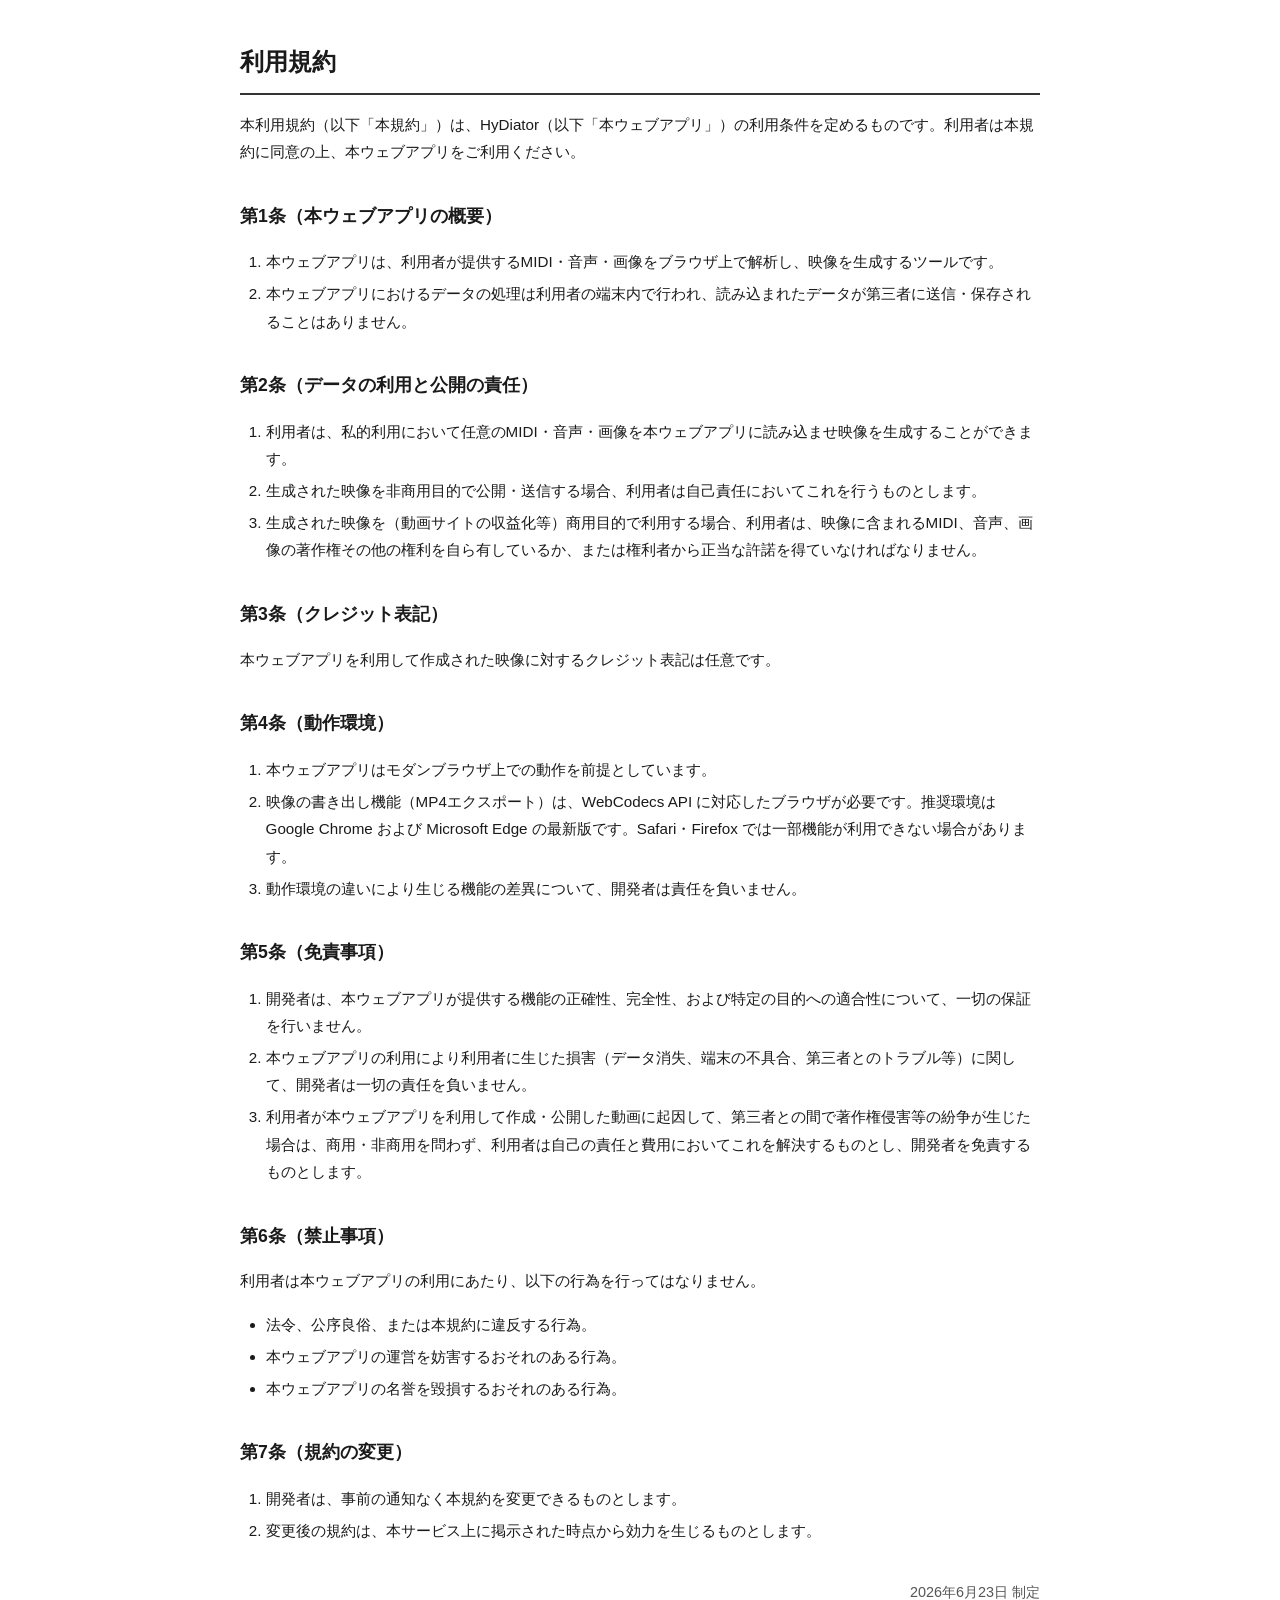
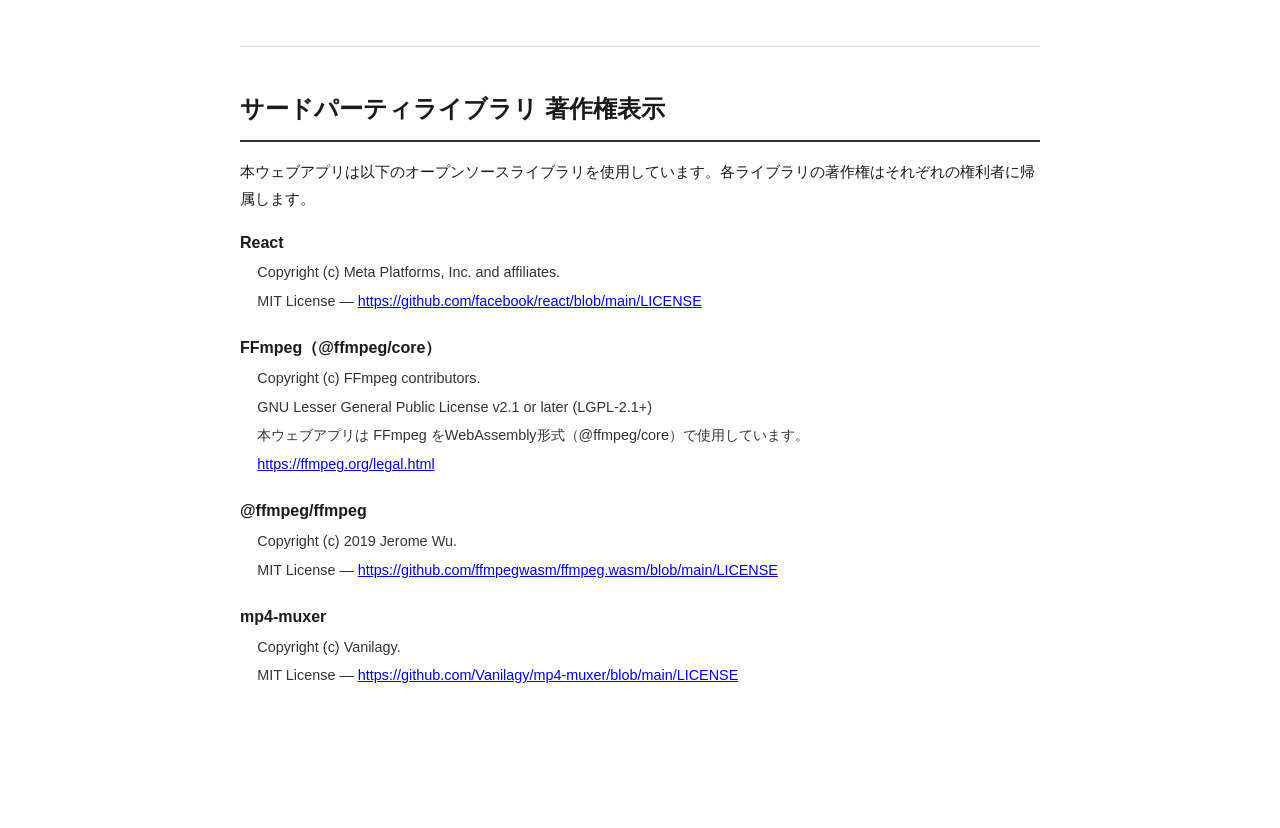
<file: terms.html>
<!DOCTYPE html>
<html lang="ja">
<head>
  <meta charset="UTF-8">
  <meta name="viewport" content="width=device-width, initial-scale=1.0">
  <title>HyDiator 利用規約</title>
  <style>
    body {
      max-width: 800px;
      margin: 40px auto;
      padding: 0 24px 80px;
      font-family: "Hiragino Sans", "Noto Sans JP", sans-serif;
      line-height: 1.8;
      color: #1a1a1a;
    }
    h1 { font-size: 1.5rem; border-bottom: 2px solid #333; padding-bottom: 0.4em; }
    h2 { font-size: 1.1rem; margin-top: 2em; }
    p, li { font-size: 0.95rem; }
    ol, ul { padding-left: 1.6em; }
    li { margin: 0.3em 0; }
    .enacted { text-align: right; margin-top: 2.5em; color: #555; font-size: 0.9rem; }
    hr { border: none; border-top: 1px solid #ddd; margin: 2.5em 0; }
    .third-party-item { margin-bottom: 1.2em; }
    .third-party-item dt { font-weight: bold; }
    .third-party-item dd { margin: 0.2em 0 0 1.2em; color: #333; font-size: 0.9rem; }
    .env-note { background: #f5f5f5; border-left: 3px solid #888;
                padding: 0.6em 1em; margin: 0.8em 0; font-size: 0.9rem; }
  </style>
</head>
<body>

<h1>利用規約</h1>
<p>本利用規約（以下「本規約」）は、HyDiator（以下「本ウェブアプリ」）の利用条件を定めるものです。利用者は本規約に同意の上、本ウェブアプリをご利用ください。</p>

<h2>第1条（本ウェブアプリの概要）</h2>
<ol>
  <li>本ウェブアプリは、利用者が提供するMIDI・音声・画像をブラウザ上で解析し、映像を生成するツールです。</li>
  <li>本ウェブアプリにおけるデータの処理は利用者の端末内で行われ、読み込まれたデータが第三者に送信・保存されることはありません。</li>
</ol>

<h2>第2条（データの利用と公開の責任）</h2>
<ol>
  <li>利用者は、私的利用において任意のMIDI・音声・画像を本ウェブアプリに読み込ませ映像を生成することができます。</li>
  <li>生成された映像を非商用目的で公開・送信する場合、利用者は自己責任においてこれを行うものとします。</li>
  <li>生成された映像を（動画サイトの収益化等）商用目的で利用する場合、利用者は、映像に含まれるMIDI、音声、画像の著作権その他の権利を自ら有しているか、または権利者から正当な許諾を得ていなければなりません。</li>
</ol>

<h2>第3条（クレジット表記）</h2>
<p>本ウェブアプリを利用して作成された映像に対するクレジット表記は任意です。</p>

<h2>第4条（動作環境）</h2>
<ol>
  <li>本ウェブアプリはモダンブラウザ上での動作を前提としています。</li>
  <li>映像の書き出し機能（MP4エクスポート）は、WebCodecs API に対応したブラウザが必要です。推奨環境は Google Chrome および Microsoft Edge の最新版です。Safari・Firefox では一部機能が利用できない場合があります。</li>
  <li>動作環境の違いにより生じる機能の差異について、開発者は責任を負いません。</li>
</ol>

<h2>第5条（免責事項）</h2>
<ol>
  <li>開発者は、本ウェブアプリが提供する機能の正確性、完全性、および特定の目的への適合性について、一切の保証を行いません。</li>
  <li>本ウェブアプリの利用により利用者に生じた損害（データ消失、端末の不具合、第三者とのトラブル等）に関して、開発者は一切の責任を負いません。</li>
  <li>利用者が本ウェブアプリを利用して作成・公開した動画に起因して、第三者との間で著作権侵害等の紛争が生じた場合は、商用・非商用を問わず、利用者は自己の責任と費用においてこれを解決するものとし、開発者を免責するものとします。</li>
</ol>

<h2>第6条（禁止事項）</h2>
<p>利用者は本ウェブアプリの利用にあたり、以下の行為を行ってはなりません。</p>
<ul>
  <li>法令、公序良俗、または本規約に違反する行為。</li>
  <li>本ウェブアプリの運営を妨害するおそれのある行為。</li>
  <li>本ウェブアプリの名誉を毀損するおそれのある行為。</li>
</ul>

<h2>第7条（規約の変更）</h2>
<ol>
  <li>開発者は、事前の通知なく本規約を変更できるものとします。</li>
  <li>変更後の規約は、本サービス上に掲示された時点から効力を生じるものとします。</li>
</ol>

<p class="enacted">2026年6月23日 制定</p>

<hr>

<h1>サードパーティライブラリ 著作権表示</h1>
<p>本ウェブアプリは以下のオープンソースライブラリを使用しています。各ライブラリの著作権はそれぞれの権利者に帰属します。</p>

<dl>
  <div class="third-party-item">
    <dt>React</dt>
    <dd>Copyright (c) Meta Platforms, Inc. and affiliates.</dd>
    <dd>MIT License — <a href="https://github.com/facebook/react/blob/main/LICENSE" target="_blank" rel="noopener">https://github.com/facebook/react/blob/main/LICENSE</a></dd>
  </div>

  <div class="third-party-item">
    <dt>FFmpeg（@ffmpeg/core）</dt>
    <dd>Copyright (c) FFmpeg contributors.</dd>
    <dd>GNU Lesser General Public License v2.1 or later (LGPL-2.1+)</dd>
    <dd>本ウェブアプリは FFmpeg をWebAssembly形式（@ffmpeg/core）で使用しています。</dd>
    <dd><a href="https://ffmpeg.org/legal.html" target="_blank" rel="noopener">https://ffmpeg.org/legal.html</a></dd>
  </div>

  <div class="third-party-item">
    <dt>@ffmpeg/ffmpeg</dt>
    <dd>Copyright (c) 2019 Jerome Wu.</dd>
    <dd>MIT License — <a href="https://github.com/ffmpegwasm/ffmpeg.wasm/blob/main/LICENSE" target="_blank" rel="noopener">https://github.com/ffmpegwasm/ffmpeg.wasm/blob/main/LICENSE</a></dd>
  </div>

  <div class="third-party-item">
    <dt>mp4-muxer</dt>
    <dd>Copyright (c) Vanilagy.</dd>
    <dd>MIT License — <a href="https://github.com/Vanilagy/mp4-muxer/blob/main/LICENSE" target="_blank" rel="noopener">https://github.com/Vanilagy/mp4-muxer/blob/main/LICENSE</a></dd>
  </div>
</dl>

</body>
</html>
</file>
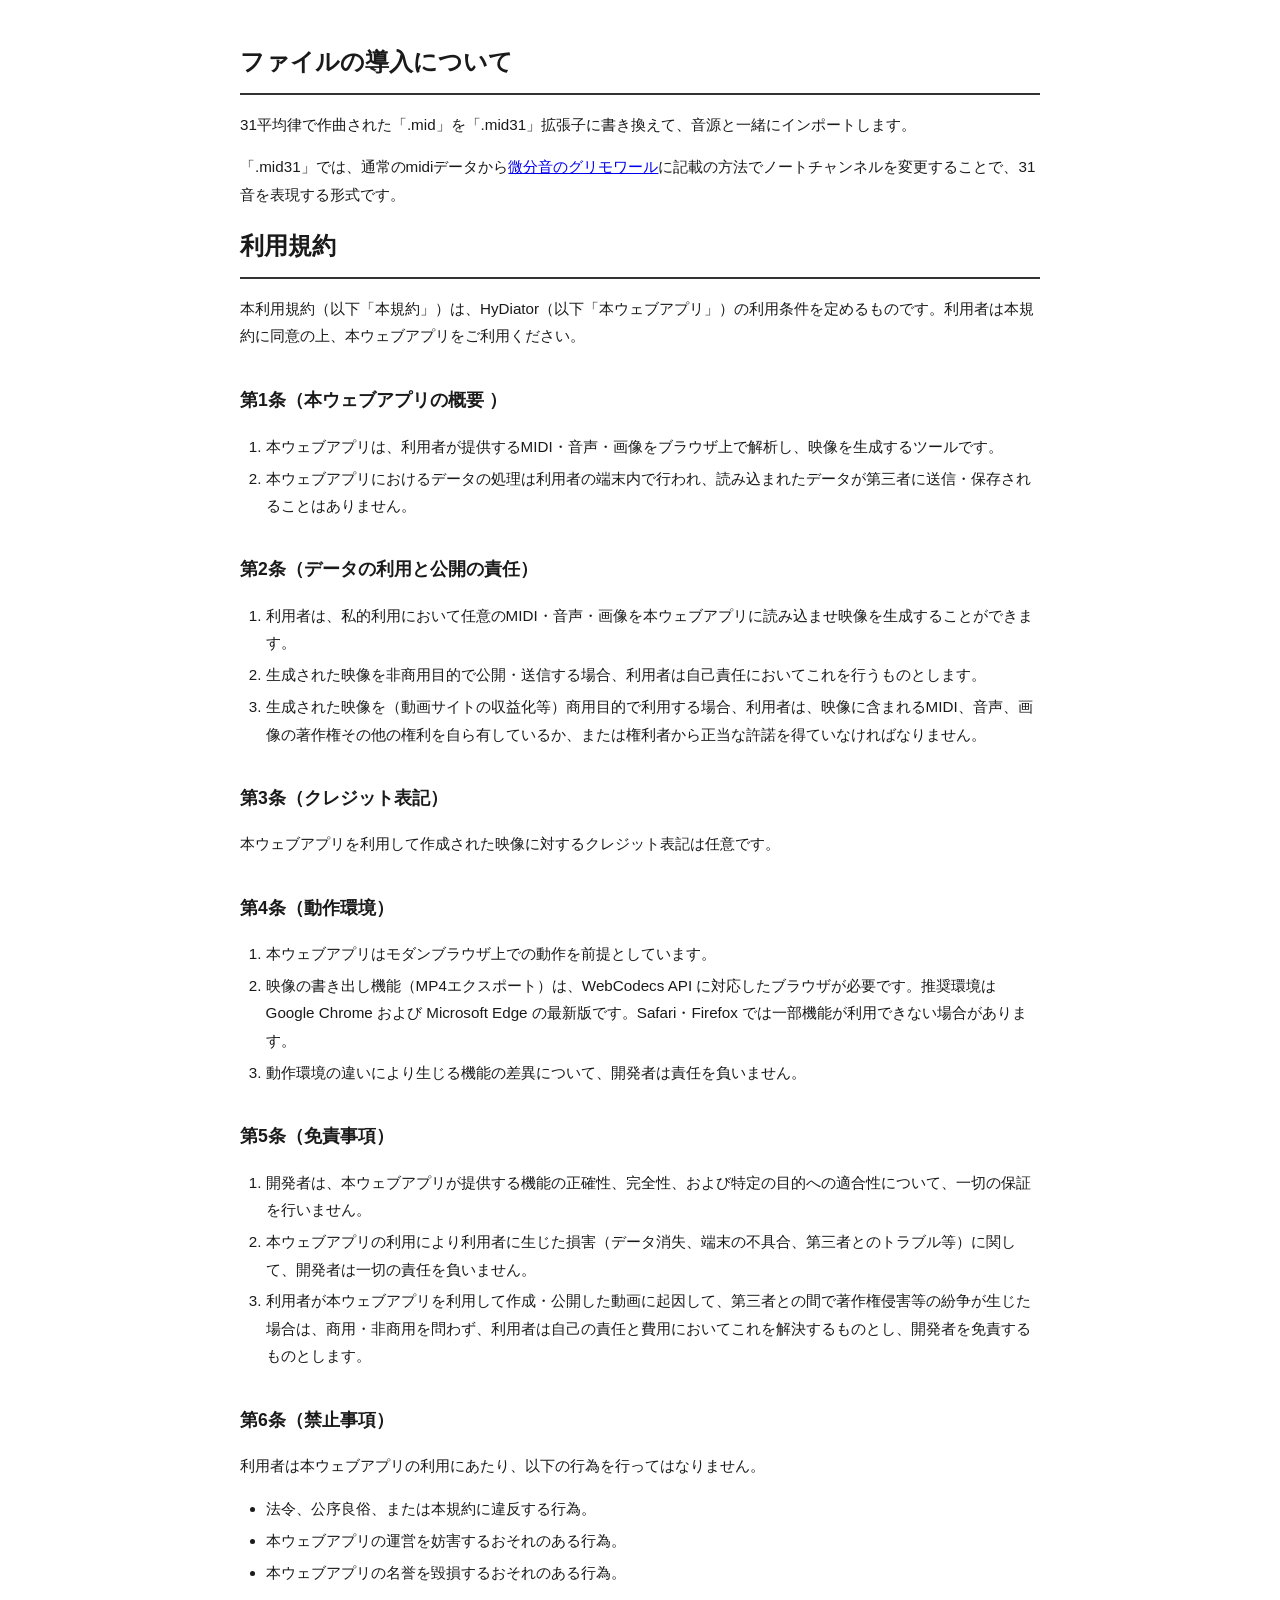
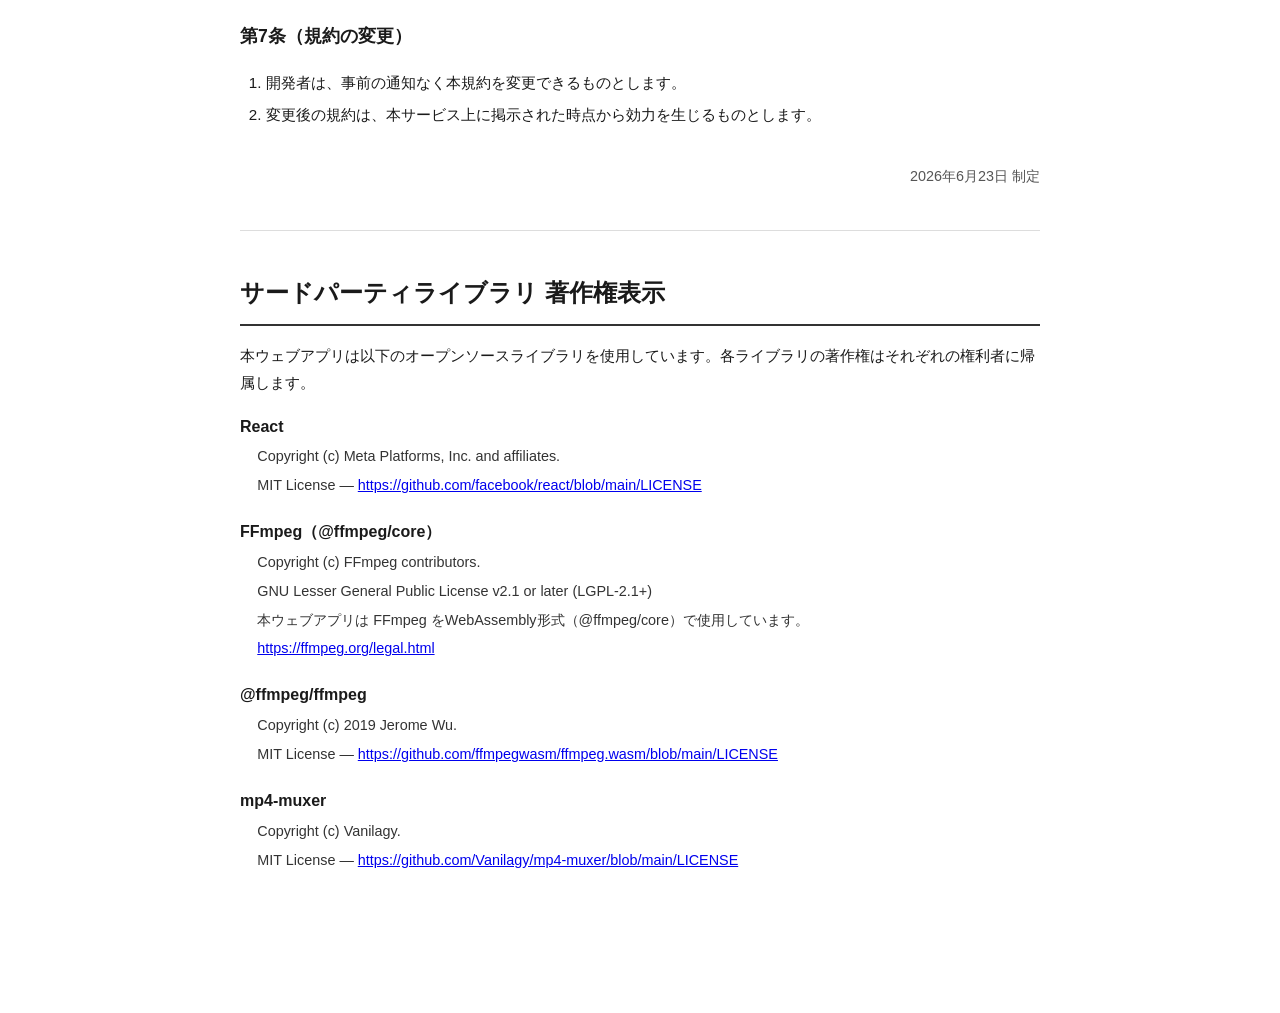
<file: Terms.html>
<!DOCTYPE html>
<html lang="ja">
<head>
  <meta charset="UTF-8">
  <meta name="viewport" content="width=device-width, initial-scale=1.0">
  <title>HyDiator 利用規約</title>
  <style>
    body {
      max-width: 800px;
      margin: 40px auto;
      padding: 0 24px 80px;
      font-family: "Hiragino Sans", "Noto Sans JP", sans-serif;
      line-height: 1.8;
      color: #1a1a1a;
    }
    h1 { font-size: 1.5rem; border-bottom: 2px solid #333; padding-bottom: 0.4em; }
    h2 { font-size: 1.1rem; margin-top: 2em; }
    p, li { font-size: 0.95rem; }
    ol, ul { padding-left: 1.6em; }
    li { margin: 0.3em 0; }
    .enacted { text-align: right; margin-top: 2.5em; color: #555; font-size: 0.9rem; }
    hr { border: none; border-top: 1px solid #ddd; margin: 2.5em 0; }
    .third-party-item { margin-bottom: 1.2em; }
    .third-party-item dt { font-weight: bold; }
    .third-party-item dd { margin: 0.2em 0 0 1.2em; color: #333; font-size: 0.9rem; }
    .env-note { background: #f5f5f5; border-left: 3px solid #888;
                padding: 0.6em 1em; margin: 0.8em 0; font-size: 0.9rem; }
  </style>
</head>
<body>

<h1>ファイルの導入について</h1>
<p>31平均律で作曲された「.mid」を「.mid31」拡張子に書き換えて、音源と一緒にインポートします。</p>
    <p>「.mid31」では、通常のmidiデータから<a href="https://misohitonakai.github.io/microgrimoire/part7-05-workflow.html">微分音のグリモワール</a>に記載の方法でノートチャンネルを変更することで、31音を表現する形式です。</p>

<h1>利用規約</h1>
<p>本利用規約（以下「本規約」）は、HyDiator（以下「本ウェブアプリ」）の利用条件を定めるものです。利用者は本規約に同意の上、本ウェブアプリをご利用ください。</p>

<h2>第1条（本ウェブアプリの概要
    ）</h2>
<ol>
  <li>本ウェブアプリは、利用者が提供するMIDI・音声・画像をブラウザ上で解析し、映像を生成するツールです。</li>
  <li>本ウェブアプリにおけるデータの処理は利用者の端末内で行われ、読み込まれたデータが第三者に送信・保存されることはありません。</li>
</ol>

<h2>第2条（データの利用と公開の責任）</h2>
<ol>
  <li>利用者は、私的利用において任意のMIDI・音声・画像を本ウェブアプリに読み込ませ映像を生成することができます。</li>
  <li>生成された映像を非商用目的で公開・送信する場合、利用者は自己責任においてこれを行うものとします。</li>
  <li>生成された映像を（動画サイトの収益化等）商用目的で利用する場合、利用者は、映像に含まれるMIDI、音声、画像の著作権その他の権利を自ら有しているか、または権利者から正当な許諾を得ていなければなりません。</li>
</ol>

<h2>第3条（クレジット表記）</h2>
<p>本ウェブアプリを利用して作成された映像に対するクレジット表記は任意です。</p>

<h2>第4条（動作環境）</h2>
<ol>
  <li>本ウェブアプリはモダンブラウザ上での動作を前提としています。</li>
  <li>映像の書き出し機能（MP4エクスポート）は、WebCodecs API に対応したブラウザが必要です。推奨環境は Google Chrome および Microsoft Edge の最新版です。Safari・Firefox では一部機能が利用できない場合があります。</li>
  <li>動作環境の違いにより生じる機能の差異について、開発者は責任を負いません。</li>
</ol>

<h2>第5条（免責事項）</h2>
<ol>
  <li>開発者は、本ウェブアプリが提供する機能の正確性、完全性、および特定の目的への適合性について、一切の保証を行いません。</li>
  <li>本ウェブアプリの利用により利用者に生じた損害（データ消失、端末の不具合、第三者とのトラブル等）に関して、開発者は一切の責任を負いません。</li>
  <li>利用者が本ウェブアプリを利用して作成・公開した動画に起因して、第三者との間で著作権侵害等の紛争が生じた場合は、商用・非商用を問わず、利用者は自己の責任と費用においてこれを解決するものとし、開発者を免責するものとします。</li>
</ol>

<h2>第6条（禁止事項）</h2>
<p>利用者は本ウェブアプリの利用にあたり、以下の行為を行ってはなりません。</p>
<ul>
  <li>法令、公序良俗、または本規約に違反する行為。</li>
  <li>本ウェブアプリの運営を妨害するおそれのある行為。</li>
  <li>本ウェブアプリの名誉を毀損するおそれのある行為。</li>
</ul>

<h2>第7条（規約の変更）</h2>
<ol>
  <li>開発者は、事前の通知なく本規約を変更できるものとします。</li>
  <li>変更後の規約は、本サービス上に掲示された時点から効力を生じるものとします。</li>
</ol>

<p class="enacted">2026年6月23日 制定</p>

<hr>

<h1>サードパーティライブラリ 著作権表示</h1>
<p>本ウェブアプリは以下のオープンソースライブラリを使用しています。各ライブラリの著作権はそれぞれの権利者に帰属します。</p>

<dl>
  <div class="third-party-item">
    <dt>React</dt>
    <dd>Copyright (c) Meta Platforms, Inc. and affiliates.</dd>
    <dd>MIT License — <a href="https://github.com/facebook/react/blob/main/LICENSE" target="_blank" rel="noopener">https://github.com/facebook/react/blob/main/LICENSE</a></dd>
  </div>

  <div class="third-party-item">
    <dt>FFmpeg（@ffmpeg/core）</dt>
    <dd>Copyright (c) FFmpeg contributors.</dd>
    <dd>GNU Lesser General Public License v2.1 or later (LGPL-2.1+)</dd>
    <dd>本ウェブアプリは FFmpeg をWebAssembly形式（@ffmpeg/core）で使用しています。</dd>
    <dd><a href="https://ffmpeg.org/legal.html" target="_blank" rel="noopener">https://ffmpeg.org/legal.html</a></dd>
  </div>

  <div class="third-party-item">
    <dt>@ffmpeg/ffmpeg</dt>
    <dd>Copyright (c) 2019 Jerome Wu.</dd>
    <dd>MIT License — <a href="https://github.com/ffmpegwasm/ffmpeg.wasm/blob/main/LICENSE" target="_blank" rel="noopener">https://github.com/ffmpegwasm/ffmpeg.wasm/blob/main/LICENSE</a></dd>
  </div>

  <div class="third-party-item">
    <dt>mp4-muxer</dt>
    <dd>Copyright (c) Vanilagy.</dd>
    <dd>MIT License — <a href="https://github.com/Vanilagy/mp4-muxer/blob/main/LICENSE" target="_blank" rel="noopener">https://github.com/Vanilagy/mp4-muxer/blob/main/LICENSE</a></dd>
  </div>
</dl>

</body>
</html>
</file>
